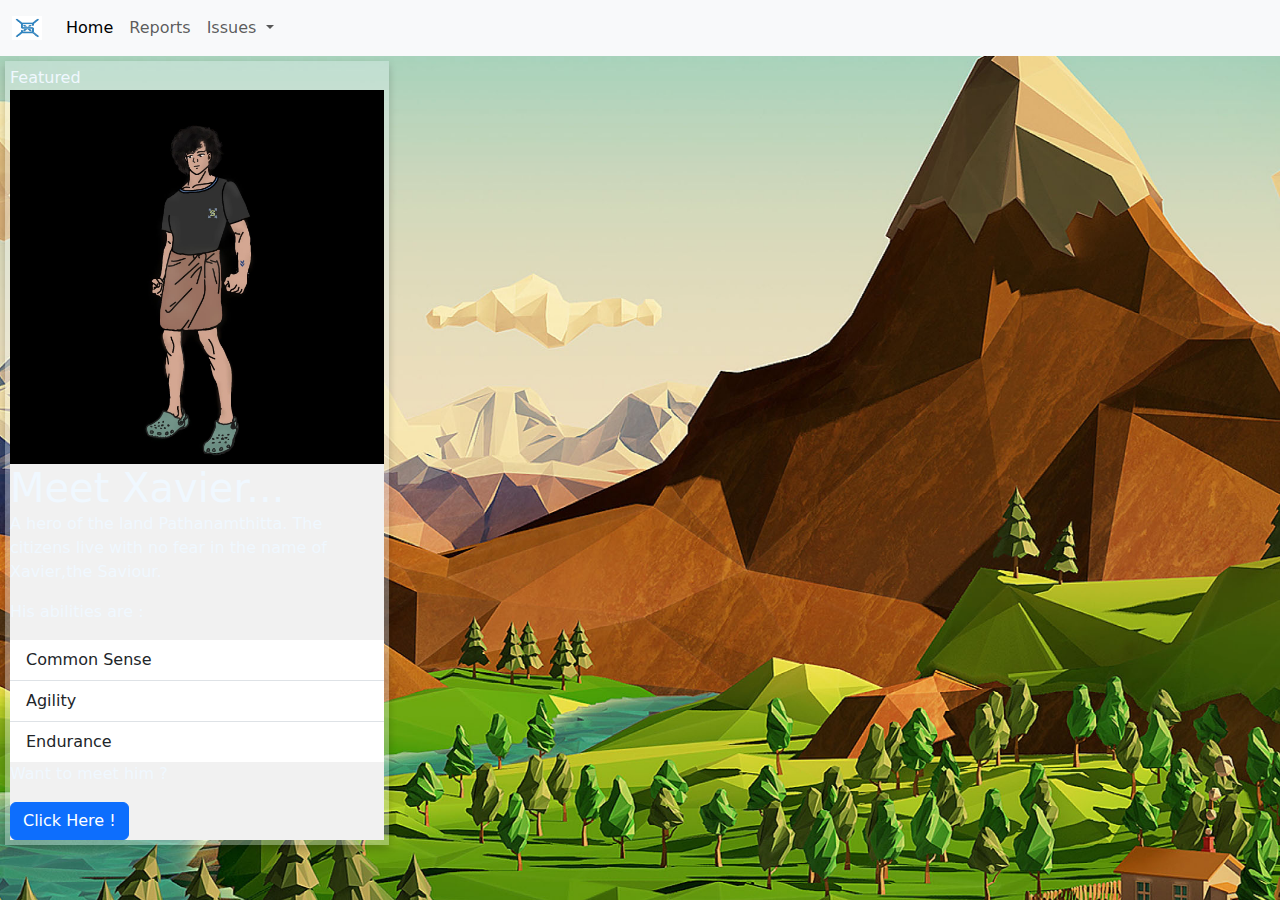
<file: index.html>
<!DOCTYPE html>
<html lang="en">
<head>
    <meta charset="UTF-8">
    <meta http-equiv="X-UA-Compatible" content="IE=edge">
    <meta name="viewport" content="width=device-width, initial-scale=1.0">
    <link rel="stylesheet" href="styles.css">
    <link href="https://cdn.jsdelivr.net/npm/bootstrap@5.0.2/dist/css/bootstrap.min.css" rel="stylesheet" >
    <title>Rescue</title>
</head>

<div class="sticky-top">
    <nav class="navbar navbar-expand-lg bg-light">
        <div class="container-fluid">
            <img src="./logo1.jpg" alt="" width="30" height="24" class="d-inline-block align-text-top">
          <a class="navbar-brand" href="#"></a>
                <button class="navbar-toggler" type="button" data-bs-toggle="collapse" data-bs-target="#navbarNavDropdown" aria-controls="navbarNavDropdown" aria-expanded="false" aria-label="Toggle navigation">
            <span class="navbar-toggler-icon"></span>
            </button>
            <div class="collapse navbar-collapse" id="navbarNavDropdown">
            <ul class="navbar-nav">
              <li class="nav-item">
                <a class="nav-link active" aria-current="page" href="./home.html">Home</a>
              </li>
              <li class="nav-item">
                <a class="nav-link" href="#">Reports</a>
              </li>
              <li class="nav-item dropdown">
                <a class="nav-link dropdown-toggle" href="#" id="navbarDropdownMenuLink" role="button" data-bs-toggle="dropdown" aria-expanded="True">
                  Issues
                </a>
                <ul class="dropdown-menu" aria-labelledby="navbarDropdownMenuLink">
                  <li><a class="dropdown-item" href="#">Action</a></li>
                  <li><a class="dropdown-item" href="#">Another action</a></li>
                  <li><a class="dropdown-item" href="#">Something else here</a></li>
                </ul>
              </li>
            </ul>
            <div class="spinner-grow text-primary " role="status">
                <span class="visually-hidden">Loading...</span>
              </div>
              
          </div>
        </div>
    </nav>
</div>

<div class="box">
    <div class="card-header">
        Featured
    </div>
    <img src="./hero1.jpeg" class="card-img-top" alt="...">
    
    <div class="card-body">
      <h1 class="card-title">Meet Xavier...</h1>
      <p class="card-text ">A hero of the land Pathanamthitta. The citizens live with no fear in the name of Xavier,the Saviour.</p>
      <p>His abilities are :</p>
      <ul class="list-group list-group-flush">
        <li class="list-group-item">Common Sense</li>
        <li class="list-group-item">Agility</li>
        <li class="list-group-item">Endurance</li>
      </ul>
      <p>Want to meet him ?</p>
      <li class="list-group-item"><a href="#" class="btn btn-primary">Click Here !</a></li>
      
    </div>
</div>


<body>
    
</body>
</html>
</file>
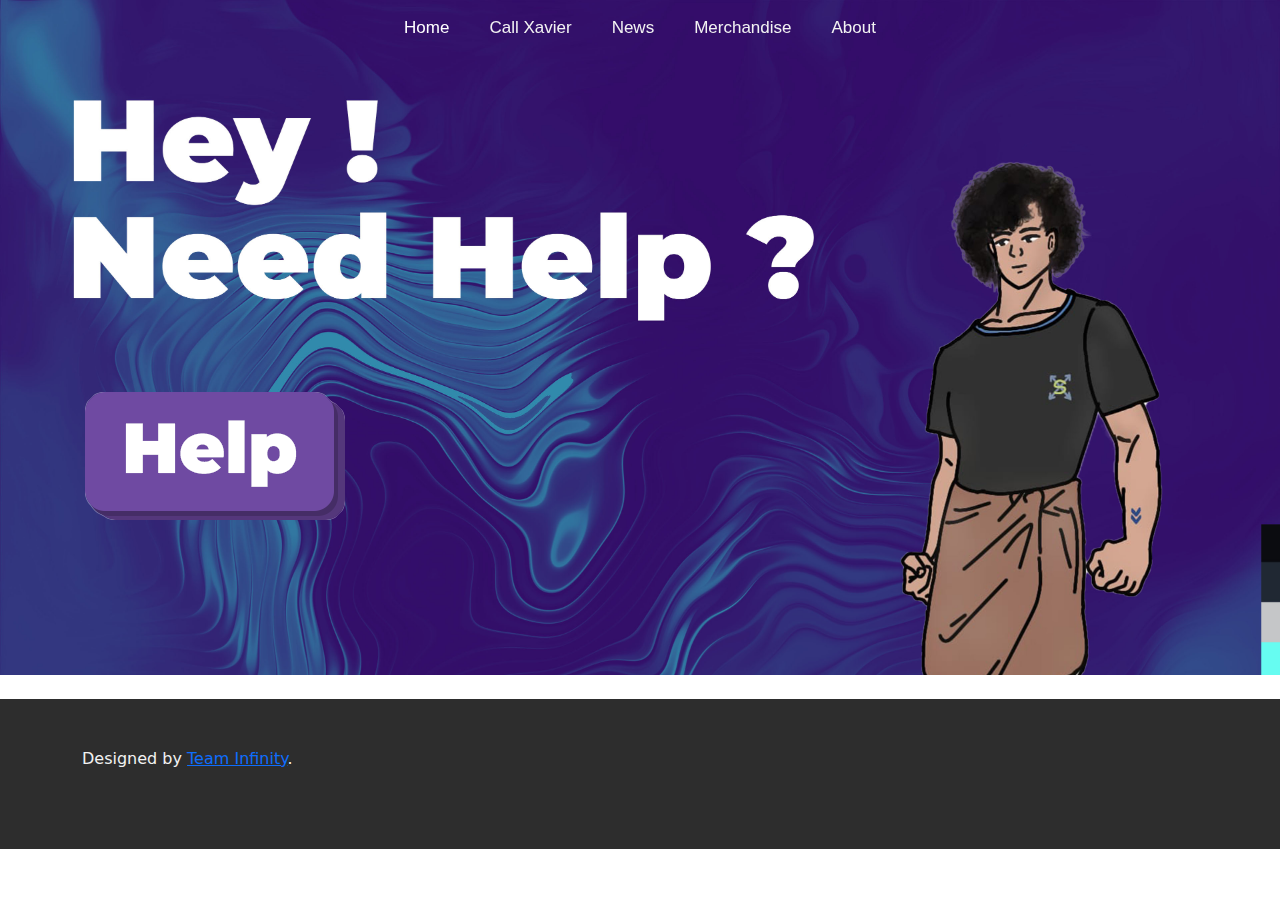
<file: Files/index.html>
<!DOCTYPE html>
<html lang="en">
<head>
    <meta charset="UTF-8">
    <meta http-equiv="X-UA-Compatible" content="IE=edge">
    <meta name="viewport" content="width=device-width, initial-scale=1.0">
    <link rel="stylesheet" href="styles.css">
    <link href="https://cdn.jsdelivr.net/npm/bootstrap@5.0.2/dist/css/bootstrap.min.css" rel="stylesheet" >
    <title>Rescue</title>
</head>
<section class="section1">
<div class="sticky-top">
  <div class="topnav">
    <div class="nav">
        <a class="active" href="./index.html">Home</a>
        <a href="./problem.html">Call Xavier</a>
        <a href="./news.html">News</a>
        <a href="#merch">Merchandise</a>
        <a href="#about">About</a>
    </div>
</div>
</div>
<div class="help">
  <a href="./problem.html"><img src="./help.png" alt="help"></a>
</div>
</section>

<section class="footer">
<footer class="container mt-4">
  <div class=”row”>
  <div class=”col”>
    <br><br>  
  <p class=”text-center”>Designed by <a href="index.html">Team Infinity</a>.</p>
  </div>
  </div>
 </footer>
 </section>

<body>
    
</body>
</html>
</file>
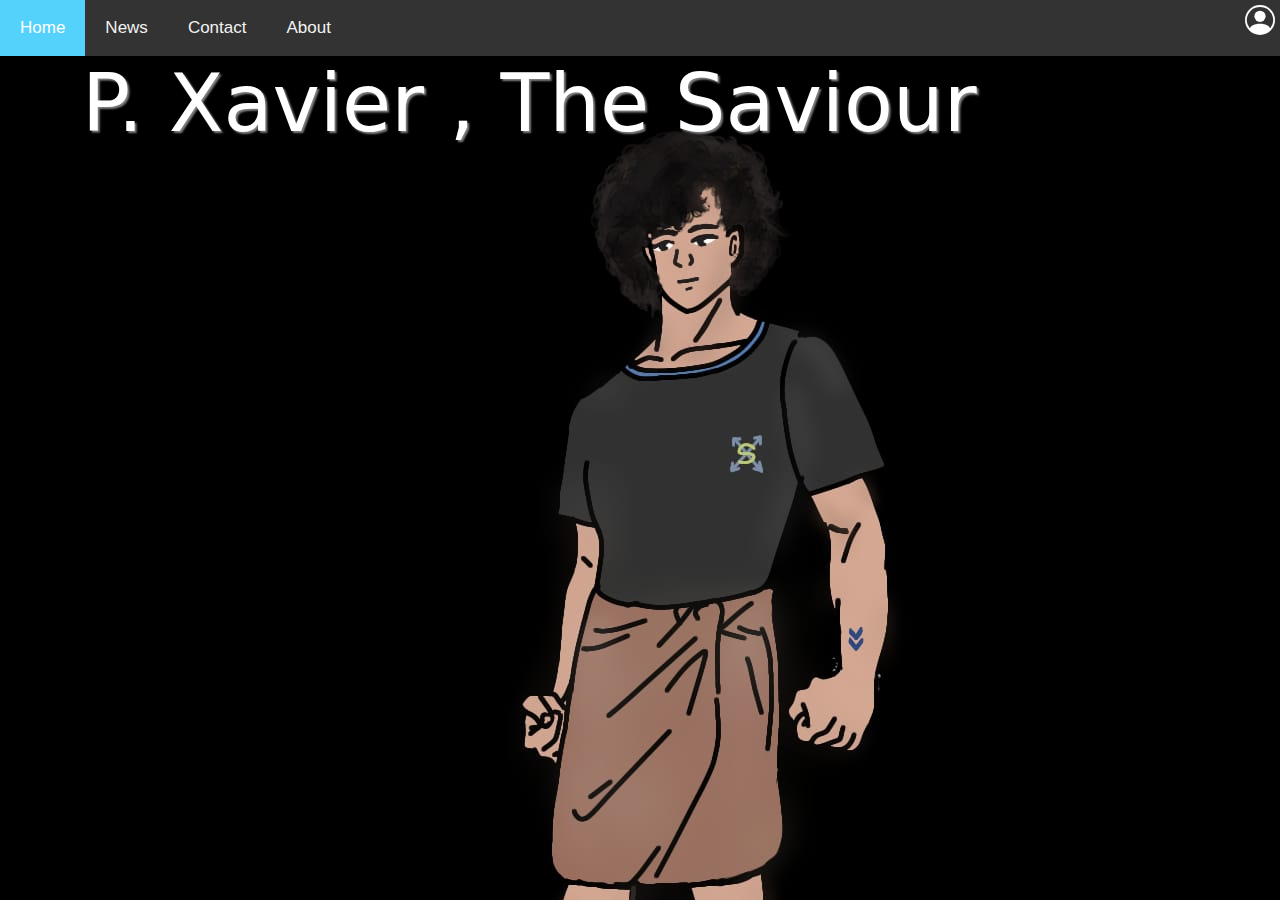
<file: Hello.html>
<!DOCTYPE html>
<html lang="en">
<head>
    <link rel="stylesheet" href="./styling.css">
    <link href="https://cdn.jsdelivr.net/npm/bootstrap@5.0.2/dist/css/bootstrap.min.css" rel="stylesheet" >
    <meta charset="UTF-8">
    <meta http-equiv="X-UA-Compatible" content="IE=edge">
    <meta name="viewport" content="width=device-width, initial-scale=1.0">
    <title>Document</title>
    
</head>

<div class="topnav">
    <div class="nav">
        <a class="active" href="#home">Home</a>
        <a href="#news">News</a>
        <a href="#contact">Contact</a>
        <a href="#about">About</a>
    </div>
        
        <svg xmlns="http://www.w3.org/2000/svg"  class ="icon" width="40" height="40" fill="White" viewBox="0 0 16 16">
            <path d="M11 6a3 3 0 1 1-6 0 3 3 0 0 1 6 0z"/>
            <path fill-rule="evenodd" d="M0 8a8 8 0 1 1 16 0A8 8 0 0 1 0 8zm8-7a7 7 0 0 0-5.468 11.37C3.242 11.226 4.805 10 8 10s4.757 1.225 5.468 2.37A7 7 0 0 0 8 1z"/>
        </svg>
        
  </div>

<body>  
    <div class="container">
        <h1 class="display-1"><b>P. Xavier , The Saviour</b></h1> 
    </div>
</body>
</html>
</file>
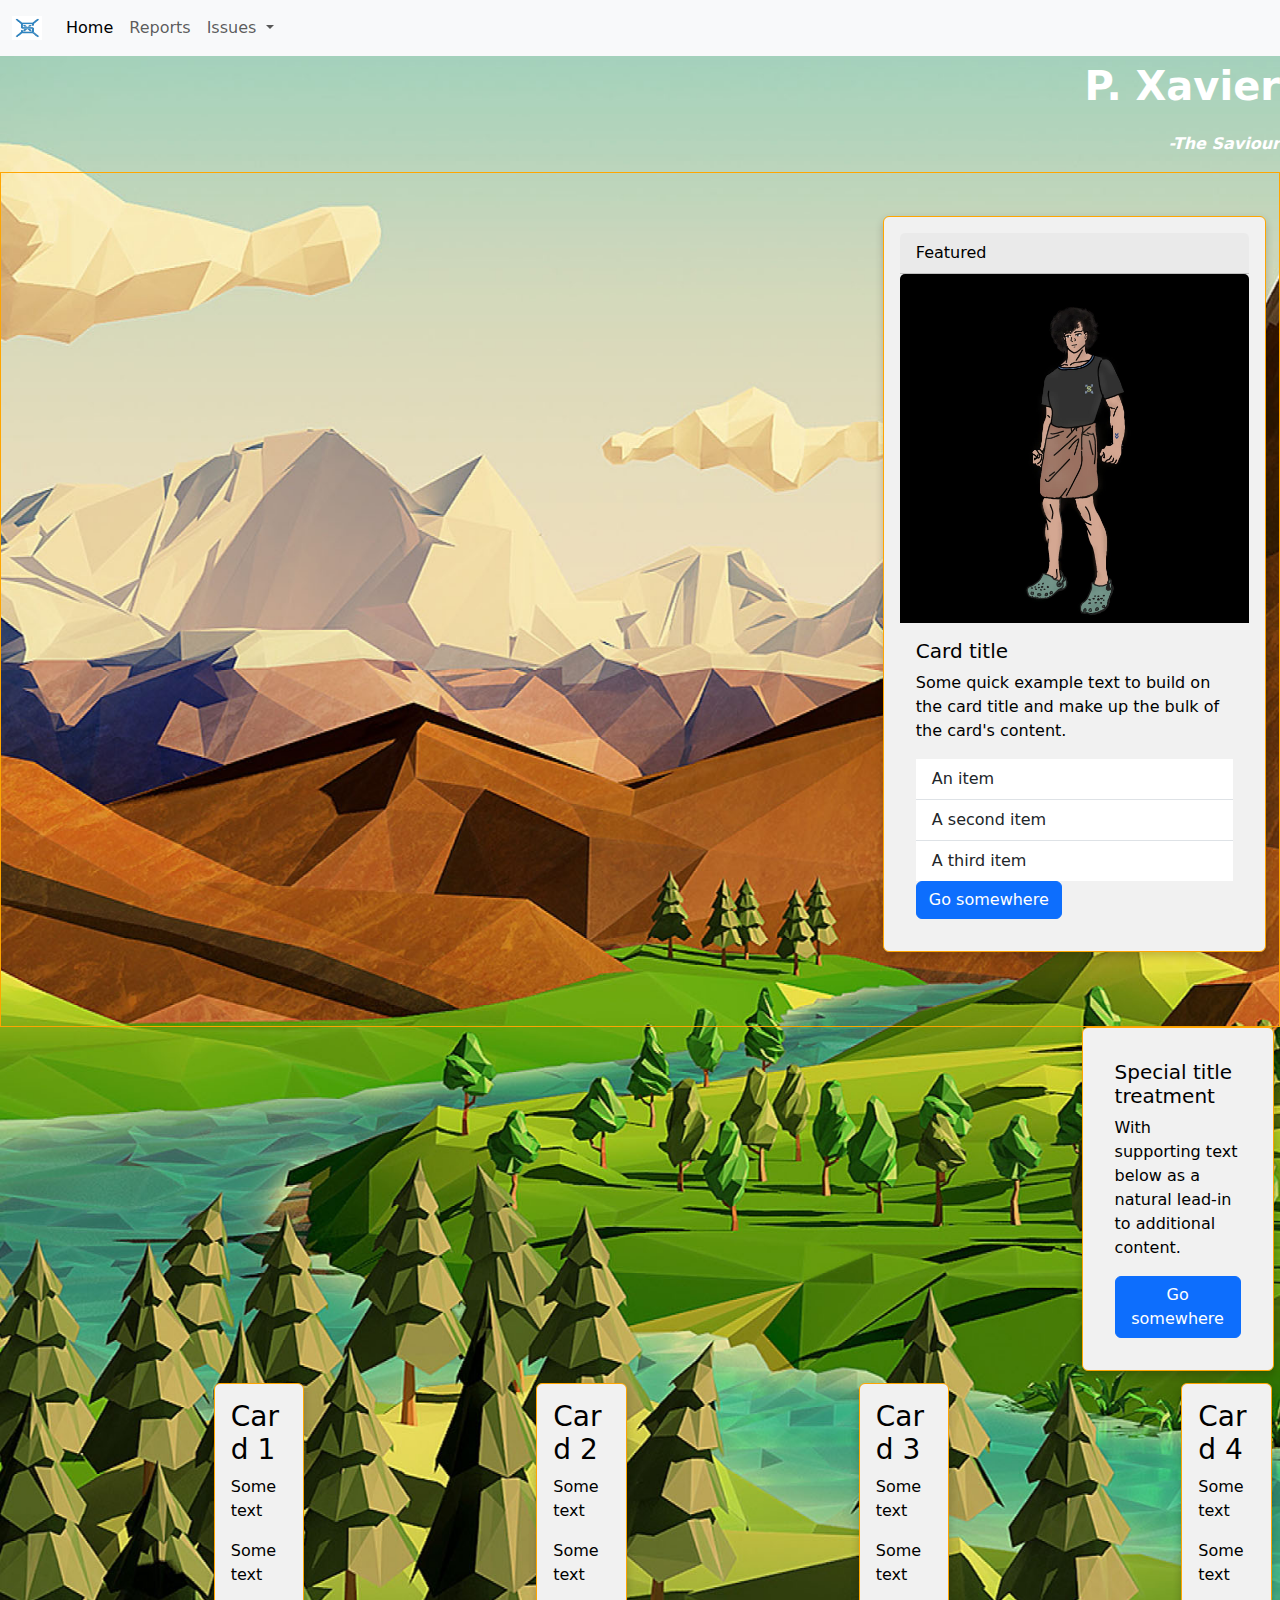
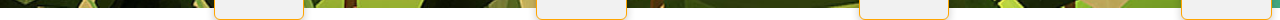
<file: home.html>
<!DOCTYPE html>
<html lang="en">
<head>
    <link href="https://cdn.jsdelivr.net/npm/bootstrap@5.0.2/dist/css/bootstrap.min.css" rel="stylesheet" >
    <link rel="stylesheet" href="./style.css">
    <meta charset="UTF-8">
    <meta http-equiv="X-UA-Compatible" content="IE=edge">
    <meta name="viewport" content="width=device-width, initial-scale=1.0">
    <title>Document</title>
</head>
<div class="sticky-top">
<nav class="navbar navbar-expand-lg bg-light">
    <div class="container-fluid">
        <img src="./logo1.jpg" alt="" width="30" height="24" class="d-inline-block align-text-top">
      <a class="navbar-brand" href="#"></a>
            <button class="navbar-toggler" type="button" data-bs-toggle="collapse" data-bs-target="#navbarNavDropdown" aria-controls="navbarNavDropdown" aria-expanded="false" aria-label="Toggle navigation">
        <span class="navbar-toggler-icon"></span>
        </button>
        <div class="collapse navbar-collapse" id="navbarNavDropdown">
        <ul class="navbar-nav">
          <li class="nav-item">
            <a class="nav-link active" aria-current="page" href="./home.html">Home</a>
          </li>
          <li class="nav-item">
            <a class="nav-link" href="#">Reports</a>
          </li>
          <li class="nav-item dropdown">
            <a class="nav-link dropdown-toggle" href="#" id="navbarDropdownMenuLink" role="button" data-bs-toggle="dropdown" aria-expanded="True">
              Issues
            </a>
            <ul class="dropdown-menu" aria-labelledby="navbarDropdownMenuLink">
              <li><a class="dropdown-item" href="#">Action</a></li>
              <li><a class="dropdown-item" href="#">Another action</a></li>
              <li><a class="dropdown-item" href="#">Something else here</a></li>
            </ul>
          </li>
        </ul>
        <div class="spinner-grow text-primary " role="status">
            <span class="visually-hidden">Loading...</span>
          </div>
          
      </div>
    </div>
  </nav>
</div>
<body>
    <p class="fw-bold text-end fs-1">P. Xavier</p>
    <p class="fw-bold text-end fst-italic">-The Saviour</p>
    <div class="box-wrapper">
    <div class="box">
    <div class="card">
        <div class="card-header">
            Featured
        </div>
        <img src="./hero1.jpeg" class="card-img-top" alt="...">
        
        <div class="card-body">
          <h5 class="card-title">Card title</h5>
          <p class="card-text ">Some quick example text to build on the card title and make up the bulk of the card's content.</p>
          <ul class="list-group list-group-flush">
            <li class="list-group-item">An item</li>
            <li class="list-group-item">A second item</li>
            <li class="list-group-item">A third item</li>
          </ul>
          <li class="list-group-item"><a href="#" class="btn btn-primary">Go somewhere</a></li>
          
        </div>
    </div>
    </div>
    </div>
    <div class="row1">
        <div class="col-sm-6">
          <div class="card">
            <div class="card-body">
              <h5 class="card-title">Special title treatment</h5>
              <p class="card-text">With supporting text below as a natural lead-in to additional content.</p>
              <a href="#" class="btn btn-primary">Go somewhere</a>
            </div>
          </div>
        </div>
    </div>
    </div>
    </div>
</div> 
   
<div class="row">
    <div class="column">
      <div class="card">
        <h3>Card 1</h3>
        <p>Some text</p>
        <p>Some text</p>
      </div>
    </div>
  
    <div class="column">
      <div class="card">
        <h3>Card 2</h3>
        <p>Some text</p>
        <p>Some text</p>
      </div>
    </div>
    
    <div class="column">
      <div class="card">
        <h3>Card 3</h3>
        <p>Some text</p>
        <p>Some text</p>
      </div>
    </div>
    
    <div class="column">
      <div class="card">
        <h3>Card 4</h3>
        <p>Some text</p>
        <p>Some text</p>
      </div>
    </div>
  </div>
      
</body>
</html>
</file>
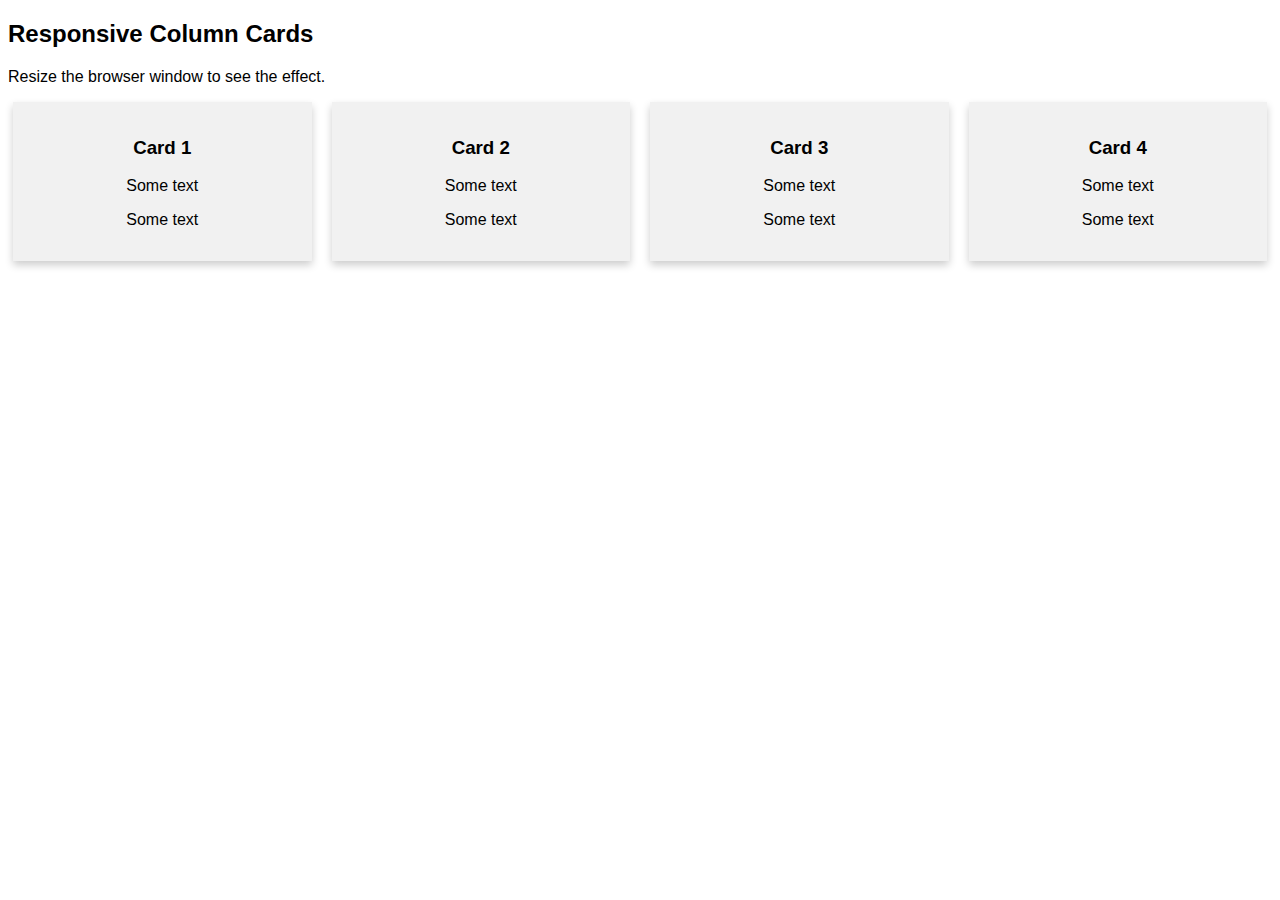
<file: problem.html>
<!DOCTYPE html>
<html>
<head>
<meta name="viewport" content="width=device-width, initial-scale=1">
<style>
* {
  box-sizing: border-box;
}

body {
  font-family: Arial, Helvetica, sans-serif;
}

/* Float four columns side by side */
.column {
  float: left;
  width: 25%;
  padding: 0 10px;
}

/* Remove extra left and right margins, due to padding */
.row {margin: 0 -5px;}

/* Clear floats after the columns */
.row:after {
  content: "";
  display: table;
  clear: both;
}

/* Responsive columns */
@media screen and (max-width: 600px) {
  .column {
    width: 100%;
    display: block;
    margin-bottom: 20px;
  }
}

/* Style the counter cards */
.card {
  box-shadow: 0 4px 8px 0 rgba(0, 0, 0, 0.2);
  padding: 16px;
  text-align: center;
  background-color: #f1f1f1;
}
</style>
</head>
<body>

<h2>Responsive Column Cards</h2>
<p>Resize the browser window to see the effect.</p>

<div class="row">
  <div class="column">
    <div class="card">
      <h3>Card 1</h3>
      <p>Some text</p>
      <p>Some text</p>
    </div>
  </div>

  <div class="column">
    <div class="card">
      <h3>Card 2</h3>
      <p>Some text</p>
      <p>Some text</p>
    </div>
  </div>
  
  <div class="column">
    <div class="card">
      <h3>Card 3</h3>
      <p>Some text</p>
      <p>Some text</p>
    </div>
  </div>
  
  <div class="column">
    <div class="card">
      <h3>Card 4</h3>
      <p>Some text</p>
      <p>Some text</p>
    </div>
  </div>
</div>

</body>
</html>
</file>
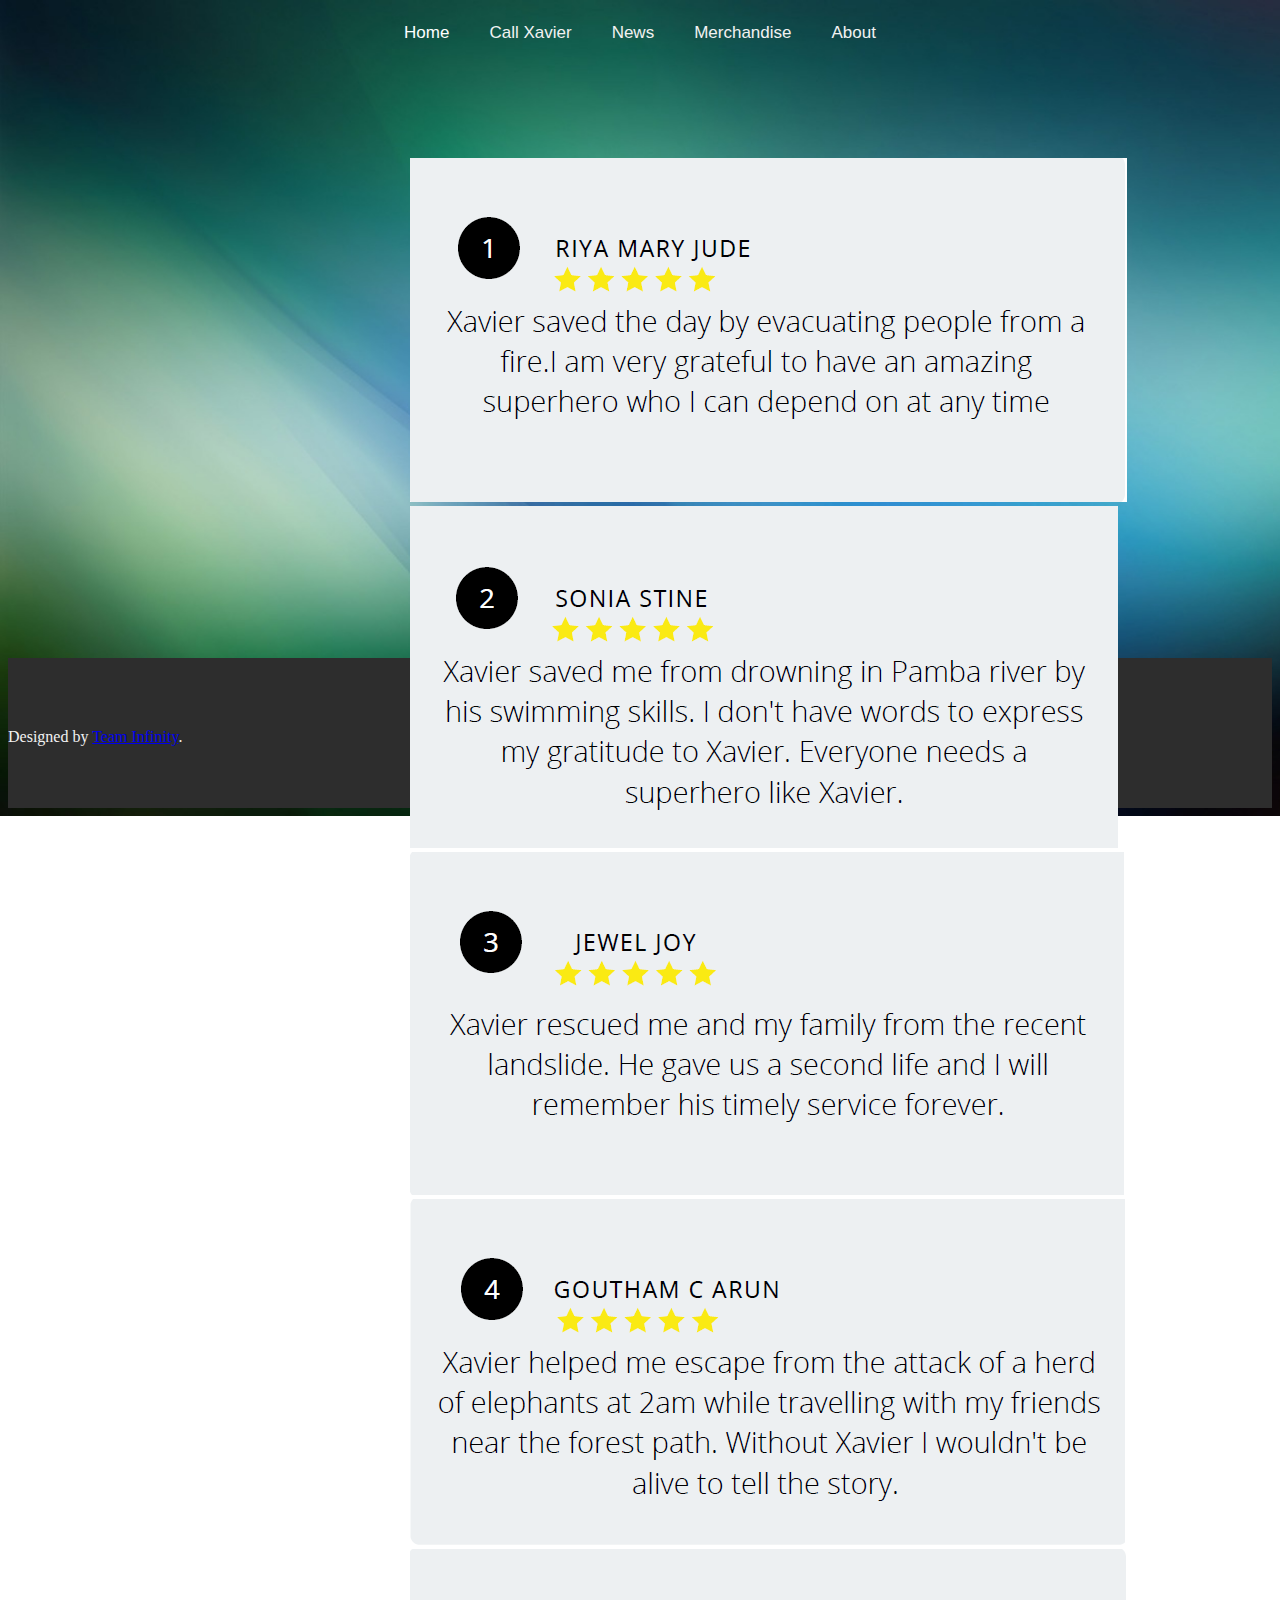
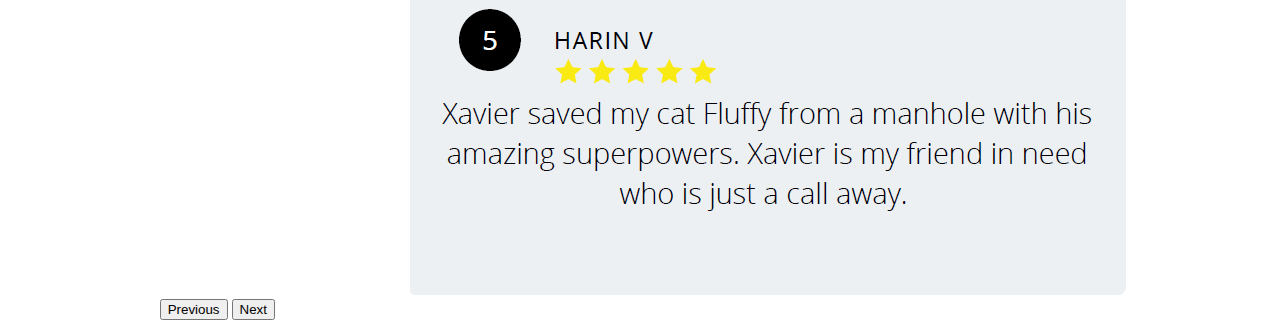
<file: Files/news.html>
<!DOCTYPE html>
<html lang="en">
<head>
    <meta charset="UTF-8">
    <meta http-equiv="X-UA-Compatible" content="IE=edge">
    <meta name="viewport" content="width=device-width, initial-scale=1.0">
    <!-- CSS only -->
    <link href="https://cdn.jsdelivr.net/npm/bootstrap@5.2.0-beta1/dist/css/bootstrap.min.css" rel="stylesheet" integrity="sha384-0evHe/X+R7YkIZDRvuzKMRqM+OrBnVFBL6DOitfPri4tjfHxaWutUpFmBp4vmVor" crossorigin="anonymous">
    <!-- JavaScript Bundle with Popper -->
<script src="https://cdn.jsdelivr.net/npm/bootstrap@5.2.0-beta1/dist/js/bootstrap.bundle.min.js" integrity="sha384-pprn3073KE6tl6bjs2QrFaJGz5/SUsLqktiwsUTF55Jfv3qYSDhgCecCxMW52nD2" crossorigin="anonymous"></script>
    <link rel="stylesheet" href="stl_news.css">
    <title>Document</title>
</head>
<body>
    <div class="sticky-top">
        <div class="topnav">
          <div class="nav">
              <a class="active" href="./index.html">Home</a>
              <a href="./problem.html">Call Xavier</a>
              <a href="./news.html">News</a>
              <a href="#merch">Merchandise</a>
              <a href="#about">About</a>
          </div>
      </div>
      </div>
      <div class="caro">
      <div id="carouselExampleControls" class="carousel slide" data-bs-ride="carousel">
        <div class="carousel-inner">
          <div class="carousel-item">
            <img src="./review1.png" alt="">
      
          </div>
          <div class="carousel-item ">
            <img src="./review2.png" alt="">
          </div>
          <div class="carousel-item">
            <img src="./review3.png" alt="">
      
          </div>
          <div class="carousel-item active">
            <img src="./review4.png" alt="">
          </div>
          <div class="carousel-item ">
            <img src="./review5.png" alt="">
          </div>
          
        </div>
        <button class="carousel-control-prev" type="button" data-bs-target="#carouselExampleControls" data-bs-slide="prev">
          <span class="carousel-control-prev-icon" aria-hidden="true"></span>
          <span class="visually-hidden">Previous</span>
        </button>
        <button class="carousel-control-next" type="button" data-bs-target="#carouselExampleControls" data-bs-slide="next">
          <span class="carousel-control-next-icon" aria-hidden="true"></span>
          <span class="visually-hidden">Next</span>
        </button>
      </div>
      </div>
      
      <!-- End Example Code -->
  
      <script src="https://cdn.jsdelivr.net/npm/bootstrap@5.2.0-beta1/dist/js/bootstrap.bundle.min.js"></script>
      <section class="footer">
        <footer class="container mt-4">
          <div class=”row”>
          <div class=”col”>
            <br><br><br>
          <p class=”text-center”>Designed by <a href="index.html">Team Infinity</a>.</p>
          </div>
          </div>
         </footer>
         </section>

         <script src="https://cdn.jsdelivr.net/npm/bootstrap@5.2.0-beta1/dist/js/bootstrap.bundle.min.js"></script>
        
    
</body>
</html>
</file>
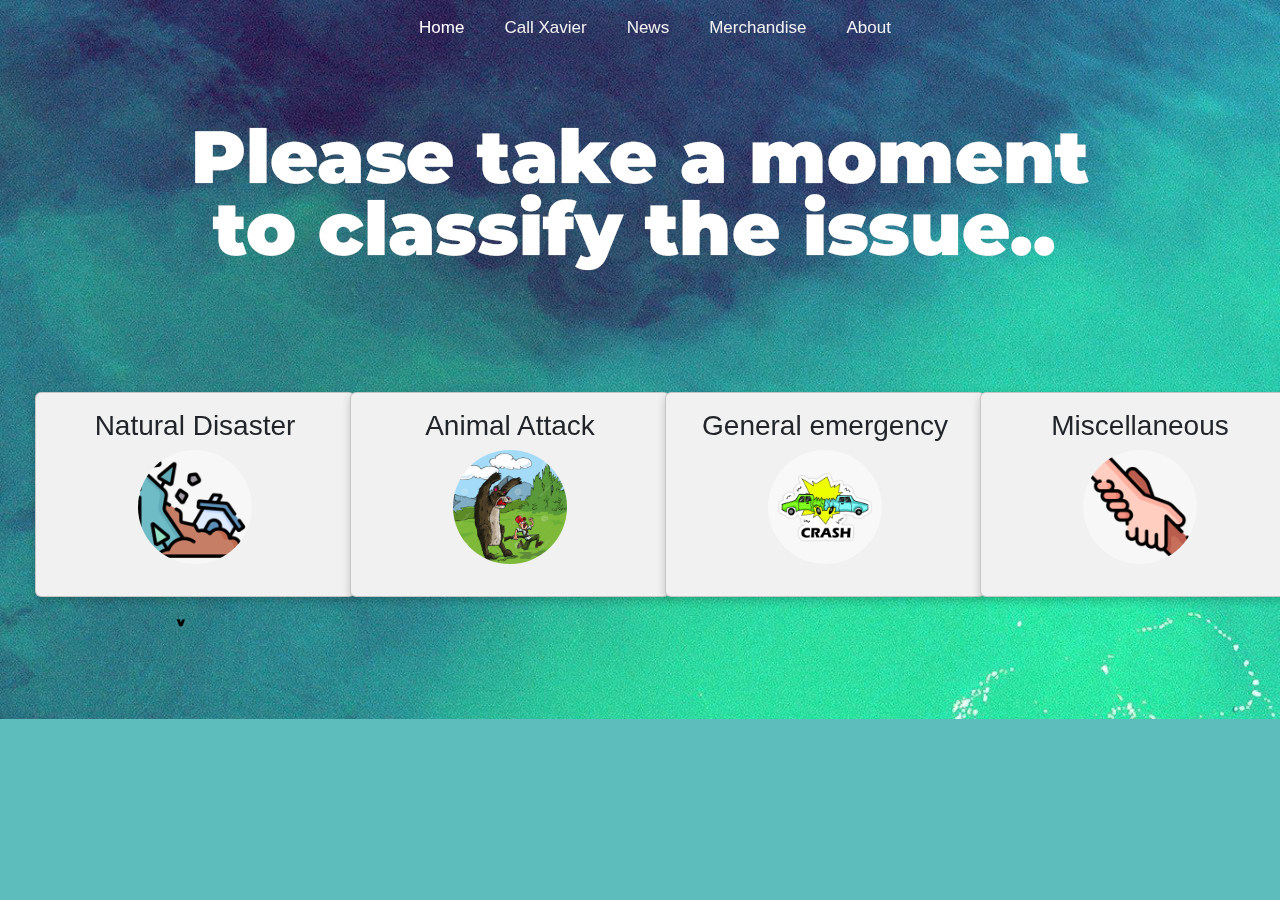
<file: Files/problem.html>
<!DOCTYPE html>
<html>
<head>
<meta name="viewport" content="width=device-width, initial-scale=1">
<link href="https://cdn.jsdelivr.net/npm/bootstrap@5.0.2/dist/css/bootstrap.min.css" rel="stylesheet" >
<link rel="stylesheet" href="stl_prob.css">
<style>
* {
  box-sizing: border-box;
}

body {
  font-family: Arial, Helvetica, sans-serif;
  text-align: center;
  background-color: rgba(75, 180, 180, 0.897);
  margin-left: 30px;
}

/* Float four columns side by side */
.column {
  float: left;
  width: 25%;
  padding: 0 10px;
}

/* Remove extra left and right margins, due to padding */
.row {margin: 0 -5px;}

/* Clear floats after the columns */
.row:after {
  content: "";
  display: table;
  clear: both;
}

/* Responsive columns */
@media screen and (max-width: 600px) {
  .column {
    width: 100%;
    display: block;
    margin-bottom: 20px;
  }
}

/* Style the counter cards */
.card {
  box-shadow: 0 4px 8px 0 rgba(0, 0, 0, 0.2);
  padding: 16px;
  text-align: center;
  background-color: #f1f1f1;
}
.card1 {
    width: 40%;
    height: 40%;
    border-radius: 50%;
}
</style>
</head>
<body>
  <div class="sticky-top">
    <div class="topnav">
      <div class="nav">
          <a class="active" href="./index.html">Home</a>
          <a href="./problem.html">Call Xavier</a>
          <a href="./news.html">News</a>
          <a href="#merch">Merchandise</a>
          <a href="#about">About</a>
      </div>
  </div>
  <div class="text">
      <br>
      <br><br><br><br><br><br><br><br><br><br><br><br><br>
  </div>

<div class="row">
  <div class="column">
    <div class="card" style="width:20rem">
      <h3>Natural Disaster</h3>
      <p><a href="./datacollection.html"><img class="card1" src="./landslide.jpeg" alt="natural disaster"></a></p>
    </div>
  </div>

  <div class="column">
    <div class="card" style="width:20rem">
      <h3>Animal Attack</h3>
      <p><a href="./datacollection.html"><img class="card1" src="./animal attack.jpeg" alt="animal attack"></a></p>
    </div>
  </div>
 
  <div class="column">
    <div class="card" style="width:20rem">
      <h3>General emergency</h3>
      <p><a href="./datacollection.html"><img class="card1" src="./general emergency.jpeg" alt="general emergency"></a></p>
   
    </div>
  </div>
 
  <div class="column">
    <div class="card" style="width:20rem">
      <h3>Miscellaneous</h3>
      <p><a href="./datacollection.html"><img class="card1" src="./MISCELLANEOUS.jpeg" alt="miscellaneous"></a></p>
    </div>
  </div>
</div>

</body>
</html>
</file>
<file: styles.css>
body{
    margin-top: 10px;
    color: rgb(255, 255, 255);
    background-repeat: no-repeat;
    background-size:cover;
    background-image: url(./back.jpg);
}
.box{
    width: 30%;
    position: relative;
    box-shadow: 0 4px 8px 0 rgba(0, 0, 0, 0.2);
    padding: 5px;
    margin-top: 5px;
    margin-left: 5px;
    text-align: left;
    background-color: rgba(240, 248, 255, 0.322);
    color: aliceblue;
}
.card-header{
    color: rgb(255, 255, 255);
    background-color: rgb(255, 191, 0);
}
.card-body{
    color: rgb(0, 0, 0);
    background-color: #f1f1f1;
}
</file>
<file: Files/styles.css>
body{
    margin-top: 10px;
    color: rgb(255, 255, 255);
    overflow: scroll;
}
.section1{
    background-repeat: no-repeat;
    background-size:cover;
    background-image: url(./hero_cover.jpg);
    height: 75vh;
}

.section2{
    margin-top: 25px;
    margin-left: 400px;
    width: fit-content;
    height: 500px;
    left: 25%;
    color: #0e1c18;
}
.footer{
  background-color: #2d2d2d;
  color: #f2f2f2;
  height: 150px;
}
.topnav  {
    display: flex;
    justify-content:center;
    background-color: rgba(51, 51, 51, 0);
    overflow: hidden;
    font-family:'Times New Roman', Times, serif;
  }

  .topnav a {

    font-family:'Gill Sans', 'Gill Sans MT', Calibri, 'Trebuchet MS', sans-serif ;
    float: left;
    color: #f2f2f2;
    font-size: xx-large;
    text-align: center;
    padding: 15px 20px;
    text-decoration: none;
    font-size: 17px;
  }
  
  .topnav a:hover {
    color: rgba(132, 50, 255, 0.758);
  }

  .topnav a.active {
    color: rgb(255, 255, 255);
  }

  .help{
    position: relative;
    top: 325px;
    left: 65px;
    margin: 0px;
    padding: 0px;
  }
</file>
<file: styling.css>
body{
    margin: 0px ;padding: 0px;
    background-image: url(./hero1.jpeg);
    font-family: Impact, Haettenschweiler, 'Arial Narrow Bold', sans-serif;
    overflow: auto;
}
  .topnav  {
    display: flex;
    flex-flow: row nowrap;
    justify-content: space-between;
    background-color: #333;
    overflow: hidden;
  }

  .topnav a {

    font-family: sans-serif ;
    float: left;
    color: #f2f2f2;
    text-align: center;
    padding: 15px 20px;
    text-decoration: none;
    font-size: 17px;
  }
  
  .topnav a:hover {
    background-color: #ddd;
    color: black;
  }

  .topnav a.active {
    background-color: #55d2fc;
    color: white;
  }
  
  
  .icon{
    right :0; padding: 5px;
  }

  .pane{
    display: inline;
    width: 25%;
    height: 100%;
    border: 1px;
    background-color: black;
  }

  .container{
    color: rgb(255, 255, 255);
    font-size: xx-large;
    text-align:left;
    text-shadow: 2px 2px 2px rgb(128, 128, 128);
  }
</file>
<file: style.css>
body{
    color: rgb(255, 255, 255);
    background-repeat: no-repeat;
    background-size:cover;
    background-image: url(./back.jpg);
}
.container-fluid{
    display: flex;
    flex-flow: row nowrap;
    justify-content: space-between;
}

.box-wrapper {
    height: 95vh;
    width: 100%;
    display: flex;
    flex-direction: column;
    text-align: left;
}
.box {
    flex-grow: 2;
    border: solid 1px orange
}
.card{
    flex-grow: 2;
    border: solid 1px orange;   
    color: black;
    width:30%;
    position: relative;
    top: 5%;
    left: 69%;
    align-items:left;
}
.row1{
    flex-grow: 1;
    display: flex;
    flex-direction: column;
    position: relative;
    top: 0%;
    right: 0;
    left: 50%;
}



.column {
  float: left;
  width: 25%;
  padding: 0 10px;
}


.row {margin: 0 -5px;}

.row:after {
  content: "";
  display: table;
  clear: both;
}


@media screen and (max-width: 600px) {
  .column {
    width: 100%;
    display: block;
    margin-bottom: 20px;
  }
}


.card {
  box-shadow: 0 4px 8px 0 rgba(0, 0, 0, 0.2);
  padding: 16px;
  text-align: left;
  background-color: #f1f1f1;
}
</file>
<file: Files/stl_news.css>
body{
    background-image: url(./wall4.jpeg);
    background-repeat: no-repeat;
    background-size: cover;
}
.topnav  {
    display: flex;
    justify-content:center;
    background-color: rgba(51, 51, 51, 0);
    overflow: hidden;
    font-family:'Times New Roman', Times, serif;
  }

  .topnav a {

    font-family:'Gill Sans', 'Gill Sans MT', Calibri, 'Trebuchet MS', sans-serif ;
    float: left;
    color: #f2f2f2;
    font-size: xx-large;
    text-align: center;
    padding: 15px 20px;
    text-decoration: none;
    font-size: 17px;
  }
  
  .topnav a:hover {
    color: rgba(132, 50, 255, 0.758);
  }

  .topnav a.active {
    color: rgb(255, 255, 255);
  }
  .caro{
    width: 75%;
    height: 500px;
    margin-left: 12%;
    margin-top: 100px;
  }
  .footer{
    background-color: #2d2d2d;
    color: #f2f2f2;
    height: 150px;
  }
  .review1{
    background-image: url(./review1.png);
  }
  .carousel-item{
    margin-left:250px;
  }
</file>
<file: Files/stl_prob.css>
body{
    box-sizing: border-box;
    background-repeat: no-repeat;
    background-size:cover;
    background-image: url(./wall1.jpeg);
}
.topnav  {
    display: flex;
    justify-content:center;
    background-color: rgba(51, 51, 51, 0);
    overflow: hidden;
    font-family:'Times New Roman', Times, serif;
  }

  .topnav a {

    font-family:'Gill Sans', 'Gill Sans MT', Calibri, 'Trebuchet MS', sans-serif ;
    float: left;
    color: #f2f2f2;
    font-size: xx-large;
    text-align: center;
    padding: 15px 20px;
    text-decoration: none;
    font-size: 17px;
  }
  
  .topnav a:hover {
    color: rgba(132, 50, 255, 0.758);
  }

  .topnav a.active {
    color: rgb(255, 255, 255);
  }

  .text{
    color: #f2f2f2;
  }
</file>
